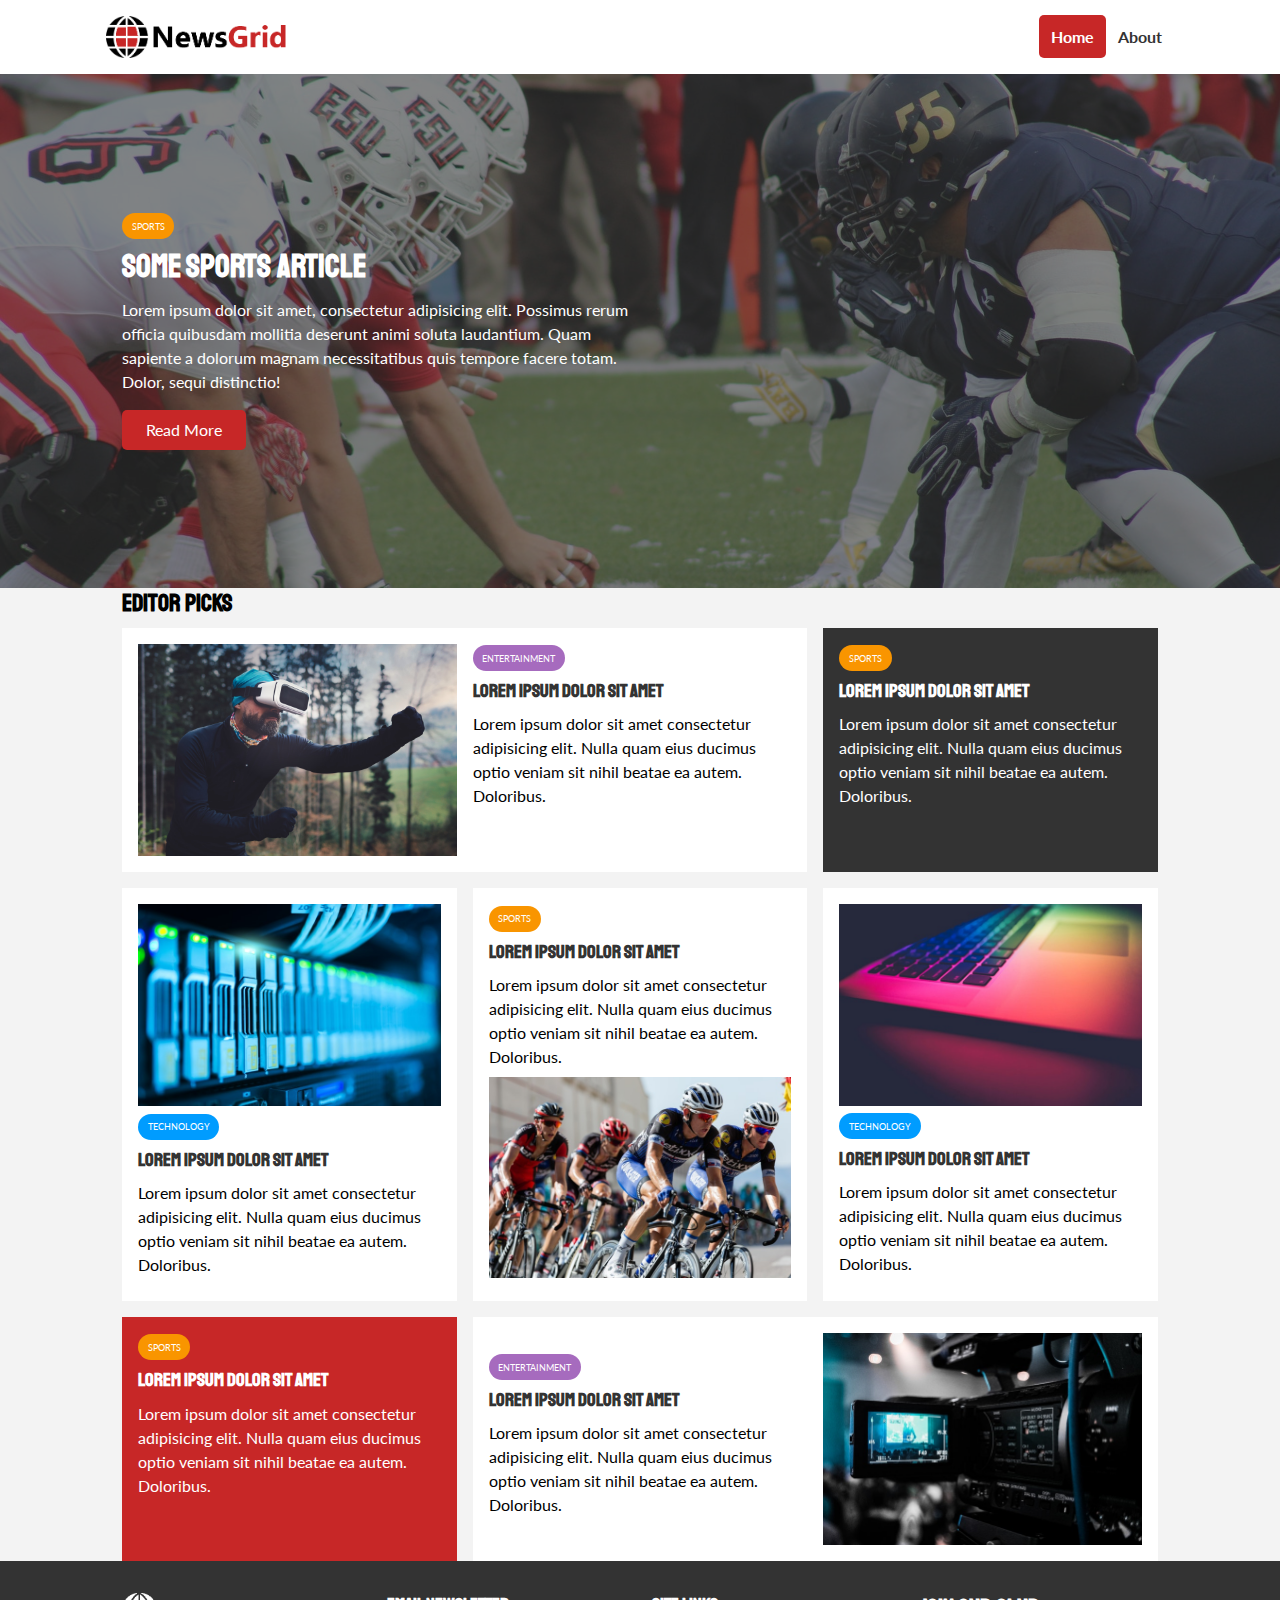
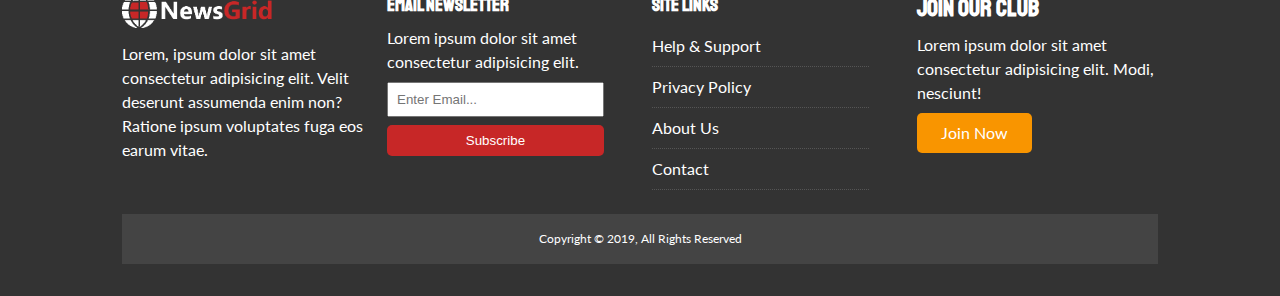
<file: index.html>
<!DOCTYPE html>
<html lang="en">
<head>
  <meta charset="UTF-8">
  <meta name="viewport" content="width=device-width, initial-scale=1.0">
  <meta http-equiv="X-UA-Compatible" content="ie=edge">
  <link rel="stylesheet" href="https://use.fontawesome.com/releases/v5.6.3/css/all.css" integrity="sha384-UHRtZLI+pbxtHCWp1t77Bi1L4ZtiqrqD80Kn4Z8NTSRyMA2Fd33n5dQ8lWUE00s/" crossorigin="anonymous">
  <link href="https://fonts.googleapis.com/css?family=Lato|Staatliches" rel="stylesheet">
  <link rel="stylesheet" href="css/style.css">
  <link rel="stylesheet" media="screen and (max-width: 768px)" href="css/mobile.css">
  <link rel="shortcut icon" type="image/x-icon" href="favicon.ico">
  <title>NewsGrid | Latest News</title>
</head>
<body>
  <nav id="main-nav">
    <div class="container">
      <img src="img/logo.png" alt="NewsGrid" class="logo">
      <div class="social">
        <a href="http://facebook.com" target="_blank"><i class="fab fa-facebook fa-2x"></i></a>
        <a href="http://twitter.com" target="_blank"><i class="fab fa-twitter fa-2x"></i></a>
        <a href="http://instagram.com" target="_blank"><i class="fab fa-instagram fa-2x"></i></a>
        <a href="http://youtube.com" target="_blank"><i class="fab fa-youtube fa-2x"></i></a>
      </div>
      <ul>
        <li><a class="current" href="index.html">Home</a></li>
        <li><a href="about.html">About</a></li>
      </ul>
    </div>
  </nav>

  <!-- Showcase -->
  <header id="showcase">
    <div class="container">
      <div class="showcase-container">
        <div class="showcase-content">
          <div class="category category-sports">Sports</div>
          <h1>Some Sports Article</h1>
          <p>Lorem ipsum dolor sit amet, consectetur adipisicing elit. Possimus rerum officia quibusdam mollitia deserunt animi soluta laudantium. Quam sapiente a dolorum magnam necessitatibus quis tempore facere totam. Dolor, sequi distinctio!</p>
          <a href="article.html" class="btn btn-primary">Read More</a>
        </div>
      </div>
    </div>
  </header>

  <!-- Home Articles -->
  <section id="home-articles" class="py-2">
    <div class="container">
        <h2>Editor Picks</h2>
        <div class="articles-container">
          <article class="card">
            <img src="img/articles/ent1.jpg" alt="">
            <div>
              <div class="category category-ent">Entertainment</div>
              <h3>
                <a href="article.html">Lorem ipsum dolor sit amet</a>
              </h3>
              <p>Lorem ipsum dolor sit amet consectetur adipisicing elit. Nulla quam eius ducimus optio veniam sit nihil beatae ea autem. Doloribus.</p>
            </div>
          </article>

          <article class="card bg-dark">
            <div class="category category-sports">Sports</div>
            <h3>
              <a href="article.html">Lorem ipsum dolor sit amet</a>
            </h3>
            <p>Lorem ipsum dolor sit amet consectetur adipisicing elit. Nulla quam eius ducimus optio veniam sit nihil beatae ea autem. Doloribus.</p>
          </article>

          <article class="card">
            <img src="img/articles/tech1.jpg" alt="">
            <div class="category category-tech">Technology</div>
            <h3>
              <a href="article.html">Lorem ipsum dolor sit amet</a>
            </h3>
            <p>Lorem ipsum dolor sit amet consectetur adipisicing elit. Nulla quam eius ducimus optio veniam sit nihil beatae ea autem. Doloribus.</p>
          </article>

          <article class="card">
            <div class="category category-sports">Sports</div>
            <h3>
              <a href="article.html">Lorem ipsum dolor sit amet</a>
            </h3>
            <p>Lorem ipsum dolor sit amet consectetur adipisicing elit. Nulla quam eius ducimus optio veniam sit nihil beatae ea autem. Doloribus.</p>
            <img src="img/articles/sports1.jpg" alt="">
          </article>

          <article class="card">
            <img src="img/articles/tech2.jpg" alt="">
            <div class="category category-tech">Technology</div>
            <h3>
              <a href="article.html">Lorem ipsum dolor sit amet</a>
            </h3>
            <p>Lorem ipsum dolor sit amet consectetur adipisicing elit. Nulla quam eius ducimus optio veniam sit nihil beatae ea autem. Doloribus.</p>
          </article>

          <article class="card bg-primary">
            <div class="category category-sports">Sports</div>
            <h3>
              <a href="article.html">Lorem ipsum dolor sit amet</a>
            </h3>
            <p>Lorem ipsum dolor sit amet consectetur adipisicing elit. Nulla quam eius ducimus optio veniam sit nihil beatae ea autem. Doloribus.</p>
          </article>

          <article class="card">
            <div>
              <div class="category category-ent">Entertainment</div>
              <h3>
                <a href="article.html">Lorem ipsum dolor sit amet</a>
              </h3>
              <p>Lorem ipsum dolor sit amet consectetur adipisicing elit. Nulla quam eius ducimus optio veniam sit nihil beatae ea autem. Doloribus.</p>
            </div>
            <img src="img/articles/ent2.jpg" alt="">
          </article>
          
        </div>
    </div>
  </section>
<!-- Footer -->
<footer id="main-footer" class="py-2">
  <div class="container footer-container">
    <div>
      <img src="img/logo_light.png" alt="NewsGrid">
      <p>Lorem, ipsum dolor sit amet consectetur adipisicing elit. Velit deserunt assumenda enim non? Ratione ipsum voluptates fuga eos earum vitae.</p>
    </div>
    <div>
      <h3>Email Newsletter</h3>
      <p>Lorem ipsum dolor sit amet consectetur adipisicing elit.</p>
      <form name="contact" method="POST" data-netlify="true" >
        <input type="email" name="email" placeholder="Enter Email...">
        <input type="submit" value="Subscribe" class="btn btn-primary">
      </form>
    </div>
    <div>
      <h3>Site Links</h3>
      <ul class="list">
        <li><a href="#">Help & Support</a></li>
        <li><a href="#">Privacy Policy</a></li>
        <li><a href="about.html">About Us</a></li>
        <li><a href="#">Contact</a></li>
      </ul>
    </div>
    <div>
      <h2>Join Our Club</h2>
      <p>Lorem ipsum dolor sit amet consectetur adipisicing elit. Modi, nesciunt!</p>
      <a href="#" class="btn btn-secondary">Join Now</a>
    </div>
    <div>
      <p>
        Copyright &copy; 2019, All Rights Reserved
      </p>
    </div>
  </div>
</footer>

</body>
</html>
</file>
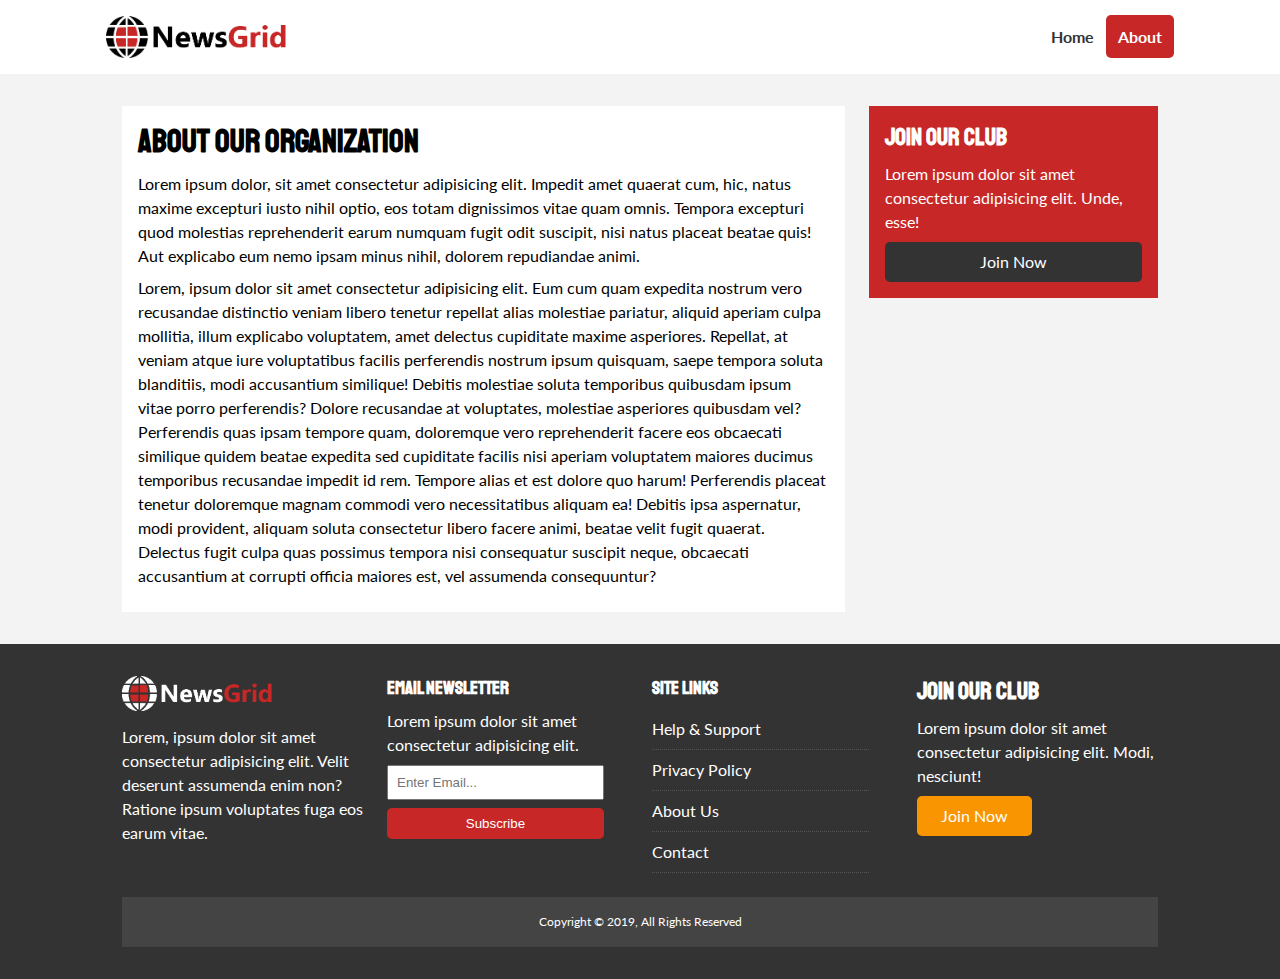
<file: about.html>
<!DOCTYPE html>
<html lang="en">
<head>
  <meta charset="UTF-8">
  <meta name="viewport" content="width=device-width, initial-scale=1.0">
  <meta http-equiv="X-UA-Compatible" content="ie=edge">
  <link rel="stylesheet" href="https://use.fontawesome.com/releases/v5.6.3/css/all.css" integrity="sha384-UHRtZLI+pbxtHCWp1t77Bi1L4ZtiqrqD80Kn4Z8NTSRyMA2Fd33n5dQ8lWUE00s/" crossorigin="anonymous">
  <link href="https://fonts.googleapis.com/css?family=Lato|Staatliches" rel="stylesheet">
  <link rel="stylesheet" href="css/style.css">
  <link rel="stylesheet" media="screen and (max-width: 768px)" href="css/mobile.css">
  <link rel="shortcut icon" type="image/x-icon" href="favicon.ico">
  <title>NewsGrid | About</title>
</head>
<body>
  <nav id="main-nav">
    <div class="container">
      <img src="img/logo.png" alt="NewsGrid" class="logo">
      <div class="social">
        <a href="http://facebook.com" target="_blank"><i class="fab fa-facebook fa-2x"></i></a>
        <a href="http://twitter.com" target="_blank"><i class="fab fa-twitter fa-2x"></i></a>
        <a href="http://instagram.com" target="_blank"><i class="fab fa-instagram fa-2x"></i></a>
        <a href="http://youtube.com" target="_blank"><i class="fab fa-youtube fa-2x"></i></a>
      </div>
      <ul>
        <li><a href="index.html">Home</a></li>
        <li><a class="current" href="about.html">About</a></li>
      </ul>
    </div>
  </nav>

  <section id="about">
    <div class="container">
      <div class="page-container">
        <article class="card">
            <h1 class="l-heading">About our Organization</h1>
            <p>Lorem ipsum dolor, sit amet consectetur adipisicing elit. Impedit amet quaerat cum, hic, natus maxime excepturi iusto nihil optio, eos totam dignissimos vitae quam omnis. Tempora excepturi quod molestias reprehenderit earum numquam fugit odit suscipit, nisi natus placeat beatae quis! Aut explicabo eum nemo ipsam minus nihil, dolorem repudiandae animi.</p>
            <p>Lorem, ipsum dolor sit amet consectetur adipisicing elit. Eum cum quam expedita nostrum vero recusandae distinctio veniam libero tenetur repellat alias molestiae pariatur, aliquid aperiam culpa mollitia, illum explicabo voluptatem, amet delectus cupiditate maxime asperiores. Repellat, at veniam atque iure voluptatibus facilis perferendis nostrum ipsum quisquam, saepe tempora soluta blanditiis, modi accusantium similique! Debitis molestiae soluta temporibus quibusdam ipsum vitae porro perferendis? Dolore recusandae at voluptates, molestiae asperiores quibusdam vel? Perferendis quas ipsam tempore quam, doloremque vero reprehenderit facere eos obcaecati similique quidem beatae expedita sed cupiditate facilis nisi aperiam voluptatem maiores ducimus temporibus recusandae impedit id rem. Tempore alias et est dolore quo harum! Perferendis placeat tenetur doloremque magnam commodi vero necessitatibus aliquam ea! Debitis ipsa aspernatur, modi provident, aliquam soluta consectetur libero facere animi, beatae velit fugit quaerat. Delectus fugit culpa quas possimus tempora nisi consequatur suscipit neque, obcaecati accusantium at corrupti officia maiores est, vel assumenda consequuntur?</p>
        </article>
        <aside class="card bg-primary">
            <h2>Join Our Club</h2>
            <p>Lorem ipsum dolor sit amet consectetur adipisicing elit. Unde, esse!</p>
            <a href="#" class="btn btn-dark btn-block">Join Now</a>
        </aside>
      </div>
    </div>
  </section>
  
<!-- Footer -->
<footer id="main-footer" class="py-2">
  <div class="container footer-container">
    <div>
      <img src="img/logo_light.png" alt="NewsGrid">
      <p>Lorem, ipsum dolor sit amet consectetur adipisicing elit. Velit deserunt assumenda enim non? Ratione ipsum voluptates fuga eos earum vitae.</p>
    </div>
    <div>
      <h3>Email Newsletter</h3>
      <p>Lorem ipsum dolor sit amet consectetur adipisicing elit.</p>
      <form name="contact" method="POST" data-netlify="true" >
        <input type="email" name="email" placeholder="Enter Email...">
        <input type="submit" value="Subscribe" class="btn btn-primary">
      </form>
    </div>
    <div>
      <h3>Site Links</h3>
      <ul class="list">
        <li><a href="#">Help & Support</a></li>
        <li><a href="#">Privacy Policy</a></li>
        <li><a href="about.html">About Us</a></li>
        <li><a href="#">Contact</a></li>
      </ul>
    </div>
    <div>
      <h2>Join Our Club</h2>
      <p>Lorem ipsum dolor sit amet consectetur adipisicing elit. Modi, nesciunt!</p>
      <a href="#" class="btn btn-secondary">Join Now</a>
    </div>
    <div>
      <p>
        Copyright &copy; 2019, All Rights Reserved
      </p>
    </div>
  </div>
</footer>

</body>
</html>
</file>
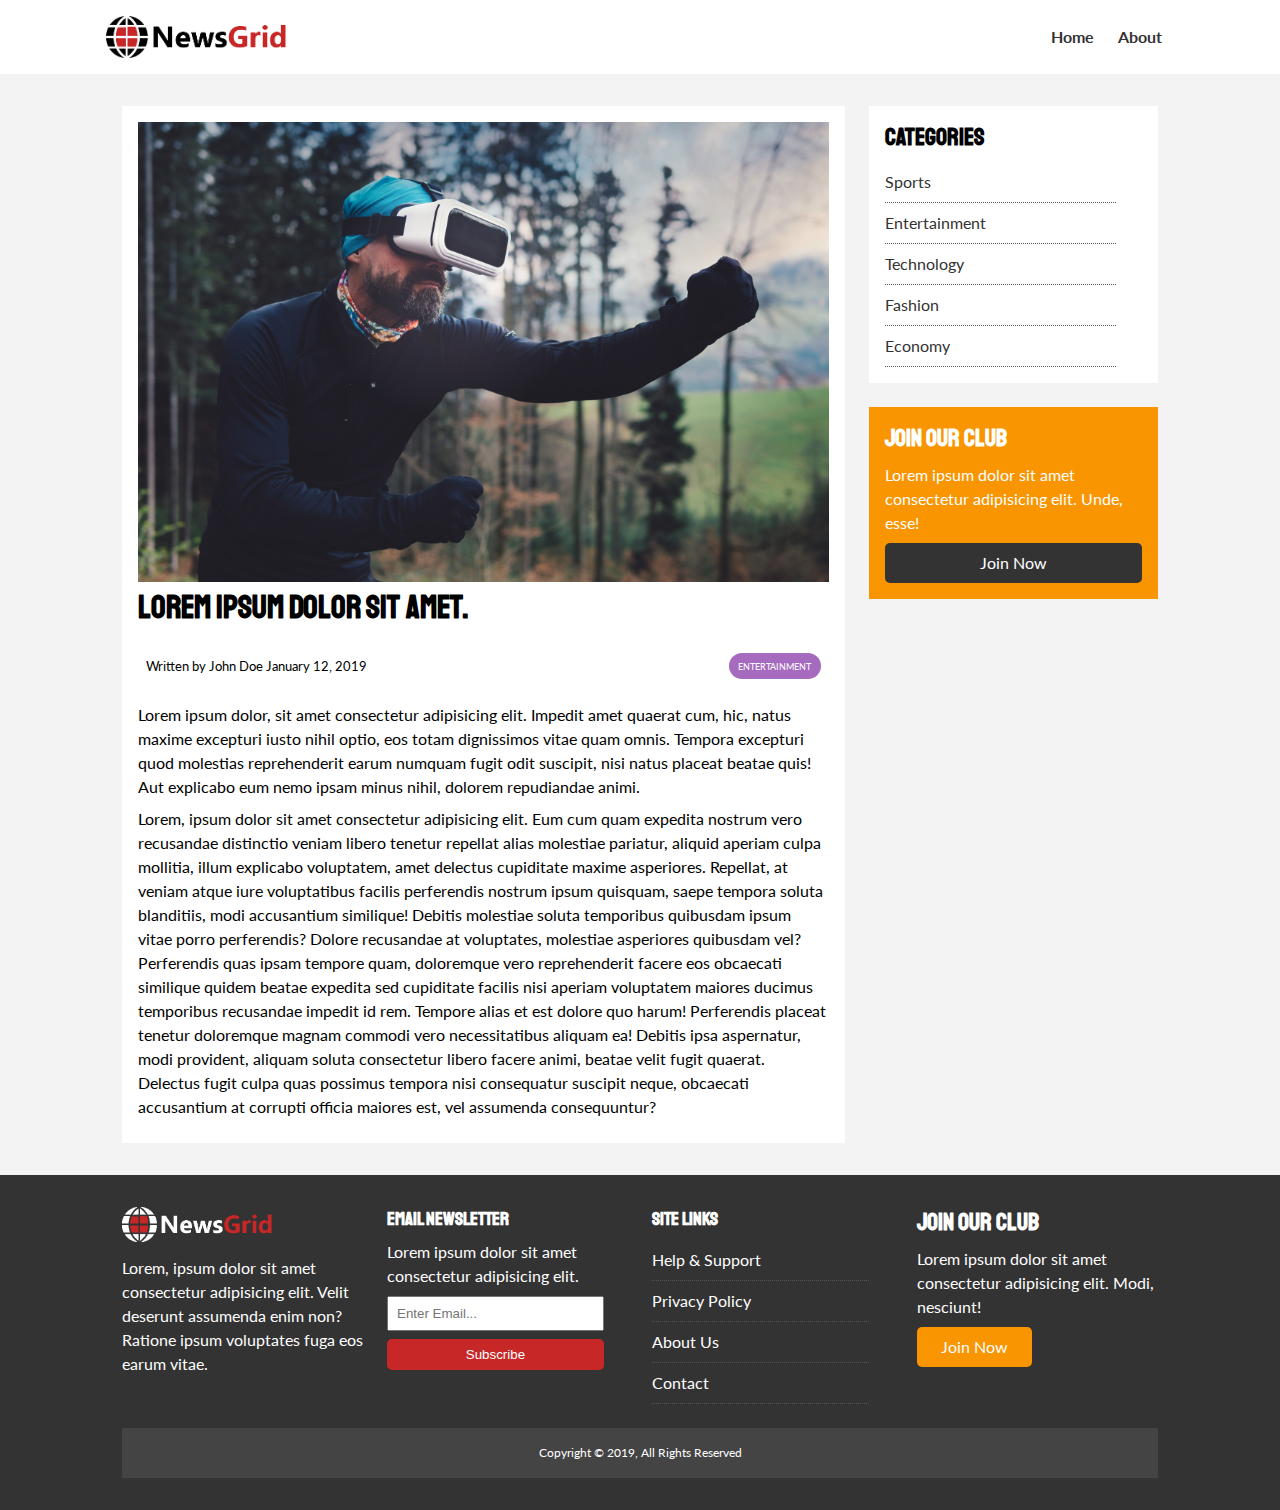
<file: article.html>
<!DOCTYPE html>
<html lang="en">
<head>
  <meta charset="UTF-8">
  <meta name="viewport" content="width=device-width, initial-scale=1.0">
  <meta http-equiv="X-UA-Compatible" content="ie=edge">
  <link rel="stylesheet" href="https://use.fontawesome.com/releases/v5.6.3/css/all.css" integrity="sha384-UHRtZLI+pbxtHCWp1t77Bi1L4ZtiqrqD80Kn4Z8NTSRyMA2Fd33n5dQ8lWUE00s/" crossorigin="anonymous">
  <link href="https://fonts.googleapis.com/css?family=Lato|Staatliches" rel="stylesheet">
  <link rel="stylesheet" href="css/style.css">
  <link rel="stylesheet" media="screen and (max-width: 768px)" href="css/mobile.css">
  <link rel="shortcut icon" type="image/x-icon" href="favicon.ico">
  <title>NewsGrid | Latest News</title>
</head>
<body>
  <nav id="main-nav">
    <div class="container">
      <img src="img/logo.png" alt="NewsGrid" class="logo">
      <div class="social">
        <a href="http://facebook.com" target="_blank"><i class="fab fa-facebook fa-2x"></i></a>
        <a href="http://twitter.com" target="_blank"><i class="fab fa-twitter fa-2x"></i></a>
        <a href="http://instagram.com" target="_blank"><i class="fab fa-instagram fa-2x"></i></a>
        <a href="http://youtube.com" target="_blank"><i class="fab fa-youtube fa-2x"></i></a>
      </div>
      <ul>
        <li><a href="index.html">Home</a></li>
        <li><a href="about.html">About</a></li>
      </ul>
    </div>
  </nav>

  <section id="article">
    <div class="container">
      <div class="page-container">
        <article class="card">
          <img src="img/articles/ent1.jpg" alt="">
            <h1 class="l-heading">Lorem ipsum dolor sit amet.</h1>
            <div class="meta">
              <small>
                <i class="fas fa-user"></i>Written by John Doe January 12, 2019
              </small>
              <div class="category category-ent">Entertainment</div>
            </div>
            <p>Lorem ipsum dolor, sit amet consectetur adipisicing elit. Impedit amet quaerat cum, hic, natus maxime excepturi iusto nihil optio, eos totam dignissimos vitae quam omnis. Tempora excepturi quod molestias reprehenderit earum numquam fugit odit suscipit, nisi natus placeat beatae quis! Aut explicabo eum nemo ipsam minus nihil, dolorem repudiandae animi.</p>
            <p>Lorem, ipsum dolor sit amet consectetur adipisicing elit. Eum cum quam expedita nostrum vero recusandae distinctio veniam libero tenetur repellat alias molestiae pariatur, aliquid aperiam culpa mollitia, illum explicabo voluptatem, amet delectus cupiditate maxime asperiores. Repellat, at veniam atque iure voluptatibus facilis perferendis nostrum ipsum quisquam, saepe tempora soluta blanditiis, modi accusantium similique! Debitis molestiae soluta temporibus quibusdam ipsum vitae porro perferendis? Dolore recusandae at voluptates, molestiae asperiores quibusdam vel? Perferendis quas ipsam tempore quam, doloremque vero reprehenderit facere eos obcaecati similique quidem beatae expedita sed cupiditate facilis nisi aperiam voluptatem maiores ducimus temporibus recusandae impedit id rem. Tempore alias et est dolore quo harum! Perferendis placeat tenetur doloremque magnam commodi vero necessitatibus aliquam ea! Debitis ipsa aspernatur, modi provident, aliquam soluta consectetur libero facere animi, beatae velit fugit quaerat. Delectus fugit culpa quas possimus tempora nisi consequatur suscipit neque, obcaecati accusantium at corrupti officia maiores est, vel assumenda consequuntur?</p>
        </article>

        <aside id="categories" class="card">
          <h2>Categories</h2>
          <ul class="list">
            <li><a href="#"><i class="fas fa-chevron-right"></i> Sports</a></li>
            <li><a href="#"><i class="fas fa-chevron-right"></i> Entertainment</a></li>
            <li><a href="#"><i class="fas fa-chevron-right"></i> Technology</a></li>
            <li><a href="#"><i class="fas fa-chevron-right"></i> Fashion</a></li>
            <li><a href="#"><i class="fas fa-chevron-right"></i> Economy</a></li>
          </ul>
        </aside>

        <aside class="card bg-secondary">
            <h2>Join Our Club</h2>
            <p>Lorem ipsum dolor sit amet consectetur adipisicing elit. Unde, esse!</p>
            <a href="#" class="btn btn-dark btn-block">Join Now</a>
        </aside>
      </div>
    </div>
  </section>
  
<!-- Footer -->
<footer id="main-footer" class="py-2">
  <div class="container footer-container">
    <div>
      <img src="img/logo_light.png" alt="NewsGrid">
      <p>Lorem, ipsum dolor sit amet consectetur adipisicing elit. Velit deserunt assumenda enim non? Ratione ipsum voluptates fuga eos earum vitae.</p>
    </div>
    <div>
      <h3>Email Newsletter</h3>
      <p>Lorem ipsum dolor sit amet consectetur adipisicing elit.</p>
      <form name="contact" method="POST" data-netlify="true" >
        <input type="email" name="email" placeholder="Enter Email...">
        <input type="submit" value="Subscribe" class="btn btn-primary">
      </form>
    </div>
    <div>
      <h3>Site Links</h3>
      <ul class="list">
        <li><a href="#">Help & Support</a></li>
        <li><a href="#">Privacy Policy</a></li>
        <li><a href="about.html">About Us</a></li>
        <li><a href="#">Contact</a></li>
      </ul>
    </div>
    <div>
      <h2>Join Our Club</h2>
      <p>Lorem ipsum dolor sit amet consectetur adipisicing elit. Modi, nesciunt!</p>
      <a href="#" class="btn btn-secondary">Join Now</a>
    </div>
    <div>
      <p>
        Copyright &copy; 2019, All Rights Reserved
      </p>
    </div>
  </div>
</footer>

</body>
</html>
</file>
<file: css/style.css>
:root {
  --primary-color:#c72727;
  --secondary-color:#f99500;
  --light-color:#f3f3f3;
  --dark-color:#333;
  --max-width:1100px;
}

.category {
  --sports-color:#f99500;
  --ent-color:#a66bbe;
   --tech-color:#009cff;
}

* {
  margin: 0;
  padding: 0;
  box-sizing: border-box;
}

body {
  font-family: 'Lato', sans-serif;
  line-height: 1.5;
  background: var(--light-color);
}

a {
  color:#333;
  text-decoration: none;
}

ul {
  list-style: none;
}

p {
  margin: .5rem 0;
}

img {
  width: 100%;
}

h1, h2, h3, h4, h5, h6 {
  font-family: 'Staatliches', cursive;
  margin-bottom: .55rem;
  line-height: 1.3;
}

/* Utility */
.container {
  max-width: var(--max-width);
  margin: auto;
  padding: 0 2rem;
  overflow: hidden;
}

.category {
  display: inline-block;
  color: #fff;
  font-size: 0.55rem;
  text-transform: uppercase;
  padding: 0.4rem 0.6rem;
  border-radius: 15px;
  margin-bottom: 0.5rem;
}

.category-sports { background: var(--sports-color) }
.category-ent { background: var(--ent-color) }
.category-tech { background: var(--tech-color) }


.btn {
  display: inline-block;
  border:none;
  background: var(--dark-color);
  color:#fff;
  padding: 0.5rem 1.5rem;
  border-radius: 5px;
}

.btn-light {
  background: var(--light-color);
}
.btn-primary {
  background: var(--primary-color);
}
.btn-secondary {
  background: var(--secondary-color);
}

.btn-block {
  display: block;
  width: 100%;
  text-align: center;
}

.btn:hover {
  opacity: 0.9;
}

.card {
  background: #fff;
  padding: 1rem;
 }

 .bg-dark {
   background: var(--dark-color);
   color:white;
 }

 .bg-primary {
  background: var(--primary-color);
  color:white;
}

.bg-secondary {
  background: var(--secondary-color);
  color:white;
}

.bg-dark h1,
.bg-dark h2,
.bg-dark h3,
.bg-dark a,
.bg-primary h1,
.bg-primary h2,
.bg-primary h3,
.bg-primary a,
.bg-secondary h1,
.bg-secondary h2,
.bg-secondary h3,
.bg-secondary a {
  color: #fff;
}

.py-1 { padding: 1.5rem 0 };
.py-2 { padding: 2rem 0 };
.py-3 { padding: 3rem 0 };
.p-1 { padding: 1.5rem };
.p-2 { padding: 2rem };
.p-3 { padding: 3rem };

.l-heading {
  font-size: 3rem;
}

.list li {
  padding: .5rem 0;
  border-bottom: #555 dotted 1px;
  width: 90%;
}

.list li a:hover {
  color: var(--primary-color) !important;
}

/* Inner page container about */
.page-container {
  display: grid;
  grid-template-columns: 5fr 2fr;
  margin: 2rem 0;
  grid-gap: 1.5rem;
}

.page-container >*:first-child {
  grid-row: 1 / span 3;
}

/* Navigation */
#main-nav {
  background: #fff;
  position: sticky;
  top:0;
  z-index: 2;
}

#main-nav .container {
  display: grid;
  grid-template-columns: 6fr 3fr 2fr;
  padding: 1rem;
  align-items: center;
}

#main-nav .logo {
  width: 180px;
}

#main-nav ul {
  justify-self: end;
  display: flex;
}

#main-nav ul li a {
  padding: 0.75rem;
  font-weight: bold;
}

#main-nav ul li a.current {
  background: var(--primary-color);
  color:#fff;
  border-radius: 5px;
}

#main-nav ul li a:hover {
  background: var(--light-color);
  color:var(--dark-color);
}

#main-nav .social {
  justify-self: center;
}

#main-nav .social i {
  color:#777;
  margin-right: .5rem;
}

/* Showcase */
#showcase {
  color:#fff;
  background: #333;
  padding: 2rem;
  position: relative;

}

#showcase:before {
  content: "";
  background: url("../img/featured.jpg")no-repeat center center/cover;
  position: absolute;
  top:0;
  left: 0;
  width: 100%;
  height:100%;
  opacity: 0.4;
  
}

#showcase .showcase-container {
  display: grid;
  grid-template-columns: repeat(2, 1fr);
  justify-content: center;
  align-items: center;
  height: 50vh;
}
 
#showcase .showcase-content {
  z-index: 1;
}

#showcase .showcase-content p {
  margin-bottom: 1rem;
}

/* Home articles */

#home-articles .articles-container {
  display:grid;
  grid-template-columns: repeat(3, 1fr);
  grid-gap: 1rem;
}


#home-articles .articles-container > *:first-child {
  display: grid;
  grid-template-columns: repeat(2, 1fr);
  grid-gap:1rem;
  grid-column: 1 / span 2;
}

#home-articles .articles-container > *:last-child {
  display: grid;
  grid-template-columns: repeat(2, 1fr);
  grid-gap:1rem;
  grid-column: 2 / span 2;
  align-items: center;
}

#article .meta {
  display: flex;
  justify-content: space-between;
  align-items: center;
   padding: 0.5rem;
   }

   #article .meta .category {
     margin-top: 0.4rem;
   }

/* Footer */
#main-footer {
  background: var(--dark-color);
  color:#fff;
  padding: 2rem 0;
}

#main-footer img {
  width:150px;
}

#main-footer a {
  color:#fff;
}

#main-footer .footer-container {
  display:grid;
  grid-template-columns: repeat(4, 1fr);
  grid-gap: 1.5rem;
}

#main-footer .footer-container >*:last-child {
  background: #444;
  grid-column: 1/span 4;
  padding:.5rem;
  text-align: center;
  font-size: 0.75rem;
}

#main-footer .footer-container input[type="email"] {
  width: 90%;
  padding: 0.5rem;
  margin-bottom: 0.5rem;
}

#main-footer .footer-container input[type="submit"] {
  width: 90%;
}
</file>
<file: css/mobile.css>
/* Navigation */
#main-nav .social {
  display:none;
}

#main-nav .container {
  grid-template-columns: 1fr;
  grid-gap: 1.2rem;
}

#main-nav .container ul,
#main-nav .logo {
  justify-self: center ;
}

#main-nav ul li a {
  padding: 0.50rem;
}

#home-articles .articles-container {
  grid-template-columns: repeat(2 1fr);
}

#home-articles .articles-container > *:first-child,
#home-articles .articles-container > *:last-child {
  grid-template-columns: 1fr;
  grid-column: 1;
}

@media(max-width: 600px) {
  #showcase .showcase-container,
  #home-articles .articles-container,
  #main-footer .footer-container {
    grid-template-columns: 1fr;
  }
  #main-footer .footer-container > *:last-child {
  grid-column: 1;
  }

  #main-footer .footer-container > * {
    border-bottom: #444 dotted 1px;
    padding-bottom: 1rem;  
  }

  #main-footer .footer-container > *:last-child,
  #main-footer .footer-container > *:nth-child(3),
  #main-footer .footer-container > *:nth-child(4) {
    border:none;
  }

  .page-container {
    grid-template-columns: 1fr;
    text-align: center;
  }

  .page-container > *:first-child {
    grid-row: 1;
  }
}
</file>
